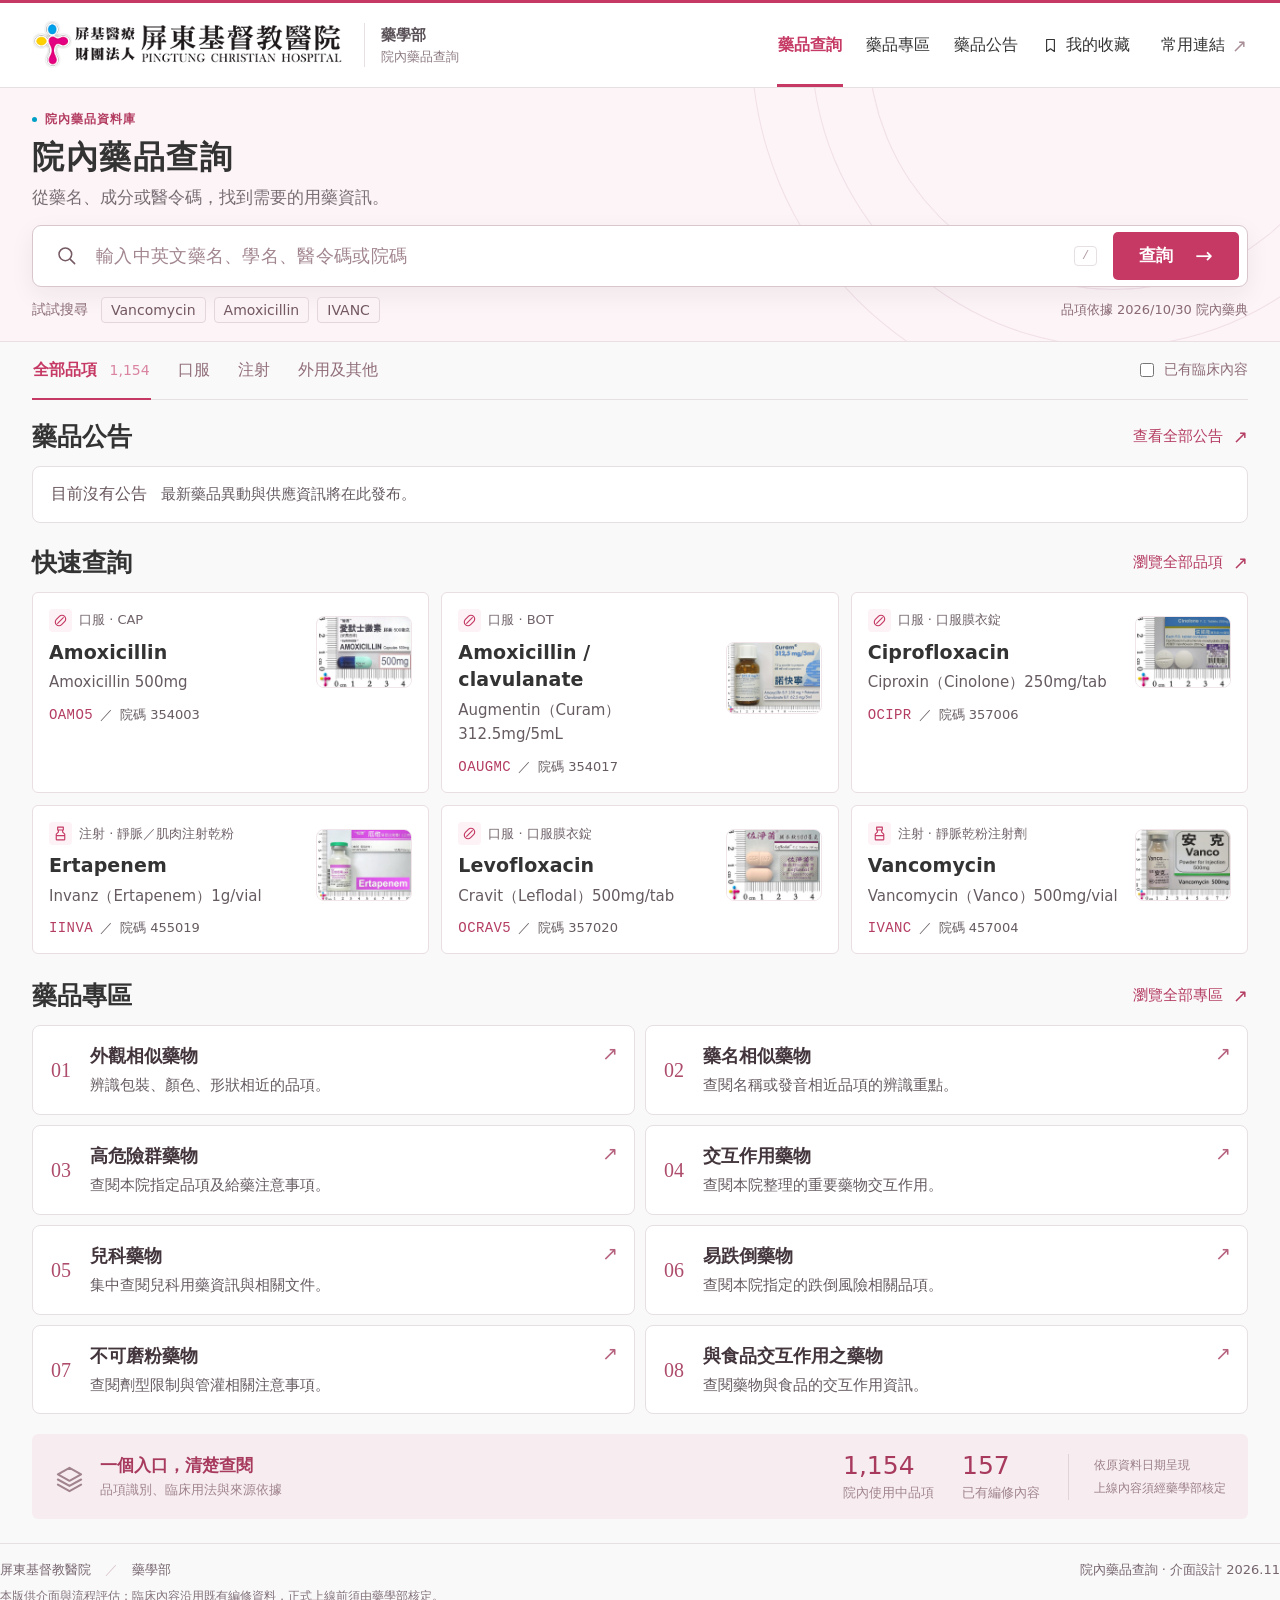
<file: docs/index.html>
<!doctype html>
<html lang="zh-Hant">
<head>
 <meta charset="utf-8"><meta name="viewport" content="width=device-width,initial-scale=1">
 <title>院內藥品查詢｜屏東基督教醫院</title>
 <meta name="description" content="屏東基督教醫院藥品查詢介面設計預覽">
 <meta name="robots" content="noindex,nofollow">
 <meta property="og:type" content="website">
 <meta property="og:title" content="屏基藥品查詢｜介面操作預覽">
 <meta property="og:description" content="預覽藥品查詢、照片、藥品專區與公告介面，供院內討論與回饋。">
 <meta property="og:url" content="https://xanax1106.github.io/Pharmacy/">
 <meta property="og:image" content="https://xanax1106.github.io/Pharmacy/assets/share-preview.png">
 <meta property="og:image:width" content="1200"><meta property="og:image:height" content="630">
 <link rel="stylesheet" href="styles.css"><script defer src="data.js"></script><script defer src="portal-data.js"></script><script defer src="portal.js"></script><script defer src="app.js"></script>
</head>
<body>
 <a class="skip" href="#main">跳至主要內容</a>
 <header class="site-header"><div class="header-inner">
  <a class="brand" href="#" aria-label="回藥品查詢首頁"><img class="hospital-logo" src="assets/ptch-logo.svg" width="395" height="62" alt="屏基醫療財團法人屏東基督教醫院 Pingtung Christian Hospital"></a><div class="service-name"><strong>藥學部</strong><span>院內藥品查詢</span></div>
  <nav aria-label="主要導覽"><a href="#" class="nav-link" id="nav-search">藥品查詢</a><a href="#special" class="nav-link" id="nav-special">藥品專區</a><a href="#announcements" class="nav-link" id="nav-notices">藥品公告</a><a href="#saved" class="nav-link" id="nav-saved"><span class="icon" data-icon="bookmark"></span>我的收藏 <span id="saved-count" class="count"></span></a><button class="nav-link" id="resources-button">常用連結 <span class="tiny-arrow">↗</span></button></nav>
  <span class="preview-label">介面設計預覽</span>
 </div></header>
 <main id="main" tabindex="-1">
  <section id="search-view">
   <div class="search-region"><div class="search-content">
    <div class="eyebrow"><span></span>院內藥品資料庫</div>
    <div class="hero-heading"><h1>院內藥品查詢</h1><p>從藥名、成分或醫令碼，找到需要的用藥資訊。</p></div>
    <form id="search-form" role="search"><div class="search-box"><span class="search-icon icon" data-icon="search"></span><label for="query" class="sr-only">藥名、學名、醫令碼、院碼或健保碼</label><input id="query" type="search" placeholder="輸入中英文藥名、學名、醫令碼或院碼" autocomplete="off" spellcheck="false"><kbd title="鍵盤快捷鍵">/</kbd><button id="search-submit" class="primary" type="submit">查詢 <span aria-hidden="true">→</span></button></div></form>
    <div class="search-below"><div class="examples"><span>試試搜尋</span><button data-search="Vancomycin">Vancomycin</button><button data-search="Amoxicillin">Amoxicillin</button><button data-search="IVANC">IVANC</button></div><p>品項依據 <span id="catalogue-date">2026/10/30</span> 院內藥典</p></div>
   </div></div>
   <div class="workspace">
    <div class="filter-line"><div class="route-tabs" role="group" aria-label="依途徑篩選"><button class="active" data-route="全部">全部品項 <span id="total-count"></span></button><button data-route="口服">口服</button><button data-route="注射">注射</button><button data-route="外用及其他">外用及其他</button></div><label class="check-filter"><input id="clinical-only" type="checkbox">已有臨床內容</label></div>
    <section id="home-content">
     <div class="section-heading"><div><span class="eyebrow subdued">PHARMACY UPDATES</span><h2>藥品公告</h2></div><a class="text-button" href="#announcements">查看全部公告 <span>↗</span></a></div>
     <div id="home-notices" class="home-notices"></div>
     <div class="section-heading"><div><span class="eyebrow subdued">QUICK ACCESS</span><h2>快速查詢</h2></div><button class="text-button" id="browse-all">瀏覽全部品項 <span>↗</span></button></div>
     <div class="quick-grid" id="quick-grid"></div>
     <div class="section-heading special-heading"><div><span class="eyebrow subdued">MEDICATION SAFETY</span><h2>藥品專區</h2></div><a class="text-button" href="#special">瀏覽全部專區 <span>↗</span></a></div>
     <div class="special-grid" id="special-grid"></div>
     <div class="data-band"><div class="data-band-intro"><span class="icon" data-icon="layers"></span><div><strong>一個入口，清楚查閱</strong><span>品項識別、臨床用法與來源依據</span></div></div><div><strong id="inventory-count"></strong><span>院內使用中品項</span></div><div><strong id="clinical-count"></strong><span>已有編修內容</span></div><div class="data-band-note">依原資料日期呈現<br>上線內容須經藥學部核定</div></div>
    </section>
    <section id="results-content" hidden>
     <div class="results-heading"><div><span class="eyebrow subdued" id="results-eyebrow">SEARCH RESULTS</span><h2 id="results-title">查詢結果</h2><p id="results-description" aria-live="polite"></p></div><label class="sort-label">排序 <select id="sort"><option value="match">相關程度</option><option value="name">品名 A–Z</option><option value="code">醫令碼 A–Z</option></select></label></div>
     <div id="active-query"></div>
     <div class="results-table-wrap"><table class="results-table"><thead><tr><th scope="col">藥品名稱／成分</th><th scope="col">規格與途徑</th><th scope="col">醫令碼／院碼</th><th scope="col">內容</th><th scope="col"><span class="sr-only">收藏</span></th></tr></thead><tbody id="results-body"></tbody></table></div>
     <div class="empty-state" id="empty-state" hidden><span class="icon" data-icon="search"></span><h3>沒有找到符合的藥品</h3><p>可縮短關鍵字，或改用學名、醫令碼及院碼搜尋。</p><button class="secondary" id="reset-search">清除搜尋條件</button></div>
     <div class="pagination"><span id="range-label"></span><div><button id="prev-page" class="page-button" aria-label="上一頁">←</button><span id="page-label"></span><button id="next-page" class="page-button" aria-label="下一頁">→</button></div></div>
    </section>
   </div>
  </section>
  <section id="detail-view" hidden></section>
  <section id="directory-view" hidden></section>
 </main>
 <footer><div><span>屏東基督教醫院 <b>／</b> 藥學部</span><span>院內藥品查詢 · 介面設計 2026.11</span></div><p>本版供介面與流程評估；臨床內容沿用既有編修資料，正式上線前須由藥學部核定。</p></footer>
 <dialog id="resources-dialog"><div class="dialog-top"><div><span class="eyebrow subdued">RESOURCES</span><h2>常用查詢連結</h2></div><button class="icon-button" id="close-resources" aria-label="關閉">✕</button></div><p>前往官方網站，查閱仿單與健保給付依據。</p><div class="resource-links"><a href="https://mcp.fda.gov.tw/" target="_blank" rel="noopener noreferrer"><span><strong>TFDA 藥品仿單查詢</strong><small>依藥名、成分及藥證查詢仿單</small></span>↗</a><a href="https://info.nhi.gov.tw/INAE3000" target="_blank" rel="noopener noreferrer"><span><strong>健保用藥品項查詢</strong><small>品項代碼與給付狀態</small></span>↗</a><a href="https://www.nhi.gov.tw/ch/np-2505-1.html" target="_blank" rel="noopener noreferrer"><span><strong>健保藥品給付規定</strong><small>給付條件、公告與修訂</small></span>↗</a></div><small class="external-note">外部網站需可連線網際網路；各品項另保留原始資料來源。</small></dialog>
 <div id="toast" role="status" aria-live="polite"></div>
<dialog id="photo-dialog" aria-labelledby="photo-title" class="photo-dialog"><div class="photo-dialog-heading"><h2 id="photo-title"></h2><button id="close-photo" aria-label="關閉藥品照片">×</button></div><p id="photo-code"></p><img id="photo-full" alt="" width="400" height="300"><p class="photo-caption">本院提供之藥品照片，供外觀辨識；請核對實際包裝與藥袋。</p></dialog>
</body></html>
</file>
<file: docs/styles.css>
:root{--ink:#333333;--dark:#c53964;--accent:#c53964;--muted:#746b70;--line:#e6e0e3;--paper:#fff;--bg:#faf9fa;--pale:#fdf2f6;--soft:#faf2f5;--serif:Georgia,"Times New Roman",serif}*{box-sizing:border-box}html{scroll-behavior:smooth;scroll-padding-top:100px}body{margin:0;background:var(--bg);color:var(--ink);font-family:"Microsoft JhengHei","PingFang TC",system-ui,sans-serif;font-size:15px;-webkit-font-smoothing:antialiased}button,input,select{font:inherit}button,a,input,select{-webkit-tap-highlight-color:transparent}button{cursor:pointer;color:inherit}button:disabled{cursor:default;opacity:.35}a{color:inherit;text-decoration:none}button{border:0;background:none}button:focus-visible,a:focus-visible,select:focus-visible,input:focus-visible{outline:3px solid #af979f;outline-offset:4px}button:hover:not(:disabled),a:hover{color:var(--accent)}[hidden]{display:none!important}.sr-only{position:absolute;left:0;top:0;clip-path:inset(50%);width:1px;height:1px;overflow:hidden;clip:rect(0,0,0,0);white-space:nowrap}.skip{position:fixed;top:-100px;z-index:20;background:var(--dark);color:white;padding:12px}.skip:focus{top:5px}.icon{display:inline-flex;align-items:center;justify-content:center;flex-shrink:0}.icon svg{height:21px;width:21px;stroke:currentColor;stroke-width:1.6;fill:none;stroke-linecap:round;stroke-linejoin:round}.site-header{height:88px;border-bottom:1px solid var(--line);background:rgba(255,255,255,.96);position:sticky;top:0;z-index:10}.header-inner{height:100%;max-width:1400px;padding:0 52px;margin:auto;display:flex;align-items:center;gap:44px}.brand{display:flex;align-items:center;gap:13px;flex-shrink:0}.brand-symbol{height:44px;width:44px;border-radius:13px;background:var(--dark);display:grid;place-items:center}.brand-symbol svg{width:28px;height:28px;fill:none;stroke:#f8eef1;stroke-width:1.5}.brand strong{font-size:18px;font-weight:700;letter-spacing:1.1px;display:block}.brand small{font-size:11px;color:var(--muted);letter-spacing:1.3px;display:block;margin-top:5px}.brand small span{font-size:9px;margin-left:8px;letter-spacing:2px}nav{display:flex;align-items:center;height:100%;gap:30px;margin-left:auto}.nav-link{display:flex;align-items:center;gap:7px;height:100%;font-size:14px;padding:0 1px;position:relative;white-space:nowrap}.nav-link.active{color:var(--accent);font-weight:700}.nav-link.active:after{content:"";position:absolute;height:3px;background:var(--accent);left:0;right:0;bottom:0}.nav-link .icon svg{width:17px}.tiny-arrow{font-size:18px;color:#a88e96}.preview-label{font-size:11px;letter-spacing:1px;color:#896a74;border:1px solid var(--line);border-radius:4px;padding:6px 9px;white-space:nowrap}.count:not(:empty){font-size:10px;min-width:17px;height:17px;display:inline-grid;place-items:center;background:var(--pale);border-radius:50%}.search-region{background:#f7eaee;border-bottom:1px solid #eae0e3;position:relative;overflow:hidden}.search-region:after{content:"";width:490px;height:490px;border:1px solid #e9dee1;border-radius:50%;position:absolute;right:-80px;top:-290px;box-shadow:0 0 0 56px #f7eaee,0 0 0 57px #e9dee1,0 0 0 116px #f7eaee,0 0 0 117px #e9dee1;pointer-events:none}.search-content{max-width:1140px;padding:54px 32px 37px;margin:auto;position:relative;z-index:1}.eyebrow{font-size:10px;font-weight:600;letter-spacing:2px;color:#735861;display:flex;align-items:center;gap:8px}.eyebrow>span{width:5px;height:5px;border-radius:50%;background:#7c6069}.hero-heading h1{font-size:40px;font-weight:600;letter-spacing:1.5px;line-height:1.3;margin:13px 0 11px;color:#352c2f}.hero-heading p{font-size:15px;color:#7b5f68;margin:0 0 28px;letter-spacing:.6px}.search-box{height:70px;border:1px solid #d9c6cc;border-radius:9px;background:white;box-shadow:0 8px 25px #2e262810;display:flex;align-items:center;padding:7px 8px 7px 22px;gap:16px}.search-box:focus-within{border-color:#604f54;box-shadow:0 0 0 3px #9b7d8715}.search-icon{color:#755a63}.search-icon svg{height:23px;width:23px}.search-box input{min-width:0;flex:1;border:0;background:transparent;font-size:16px;outline:none;letter-spacing:.3px;color:var(--ink);height:48px}.search-box input:focus-visible{outline:none}.search-box input::placeholder{color:#a2868f}.search-box kbd{border:1px solid var(--line);border-radius:4px;width:23px;text-align:center;padding:2px;color:#b29ca3;font-size:12px}.primary{display:inline-flex;gap:22px;align-items:center;justify-content:center;background:var(--dark);color:white;border-radius:5px;font-size:15px;padding:16px 23px;min-width:126px;font-weight:600;white-space:nowrap}.primary:hover:not(:disabled){background:#b82d58;color:#fff}.primary span{font-size:21px;font-weight:400}.search-below{display:flex;align-items:center;justify-content:space-between;margin-top:16px;gap:20px;font-size:11px;color:#94747e}.examples{display:flex;align-items:center;gap:8px}.examples>span{font-size:11px;margin-right:5px}.examples button{font-size:11px;color:#735861;border:1px solid #e4d7db;background:#faf2f5;border-radius:4px;padding:5px 9px}.examples button:hover{background:#ede3e6}.search-below p{margin:0;font-size:10px}.workspace{max-width:1270px;padding:0 42px 56px;margin:auto}.filter-line{display:flex;justify-content:space-between;align-items:center;border-bottom:1px solid var(--line);min-height:77px;gap:20px;margin-bottom:32px}.route-tabs{display:flex;align-items:stretch;align-self:stretch;gap:32px}.route-tabs button{font-size:14px;position:relative;padding:0 1px;white-space:nowrap;color:#916f7a}.route-tabs button.active{font-weight:700;color:var(--dark)}.route-tabs button.active:after{height:2px;background:var(--dark);position:absolute;bottom:-1px;left:0;right:0;content:""}.route-tabs button span{font-size:11px;margin-left:7px;opacity:.6;font-weight:500}.check-filter{display:flex;gap:7px;font-size:12px;align-items:center;color:#8d6c77;white-space:nowrap}.check-filter input{accent-color:var(--accent);width:14px;height:14px}.section-heading{display:flex;align-items:center;justify-content:space-between;margin-bottom:20px}.subdued{color:#9f828b;font-size:9px;letter-spacing:2.5px}.section-heading h2,.results-heading h2{font-size:23px;font-weight:600;margin:7px 0 0;letter-spacing:1px}.text-button{font-size:12px;color:#6a565c;display:flex;align-items:center;gap:18px;padding:10px 0}.text-button span{font-size:18px}.quick-grid{display:grid;grid-template-columns:repeat(3,minmax(0,1fr));gap:15px}.quick-card{background:#fff;border:1px solid #e9dee1;border-radius:6px;padding:23px 22px 19px;position:relative;transition:border-color .15s,transform .15s,box-shadow .15s;display:block;min-height:170px}.quick-card:hover{border-color:#b8a3aa;transform:translateY(-2px);box-shadow:0 5px 15px #3e323610}.card-top{display:flex;align-items:center;gap:9px;color:#82646e;margin-bottom:15px}.card-top .icon{background:#f7eaee;border-radius:4px;padding:5px}.card-top .icon svg{height:17px;width:17px}.card-top>span:last-child{font-size:10px;color:#a1858e;letter-spacing:.6px}.quick-card h3{font-size:17px;font-weight:600;line-height:1.45;margin:0 35px 5px 0;color:#392e32;letter-spacing:.1px}.quick-card p{font-size:12px;color:#987983;margin:0;line-height:1.6}.card-bottom{display:flex;align-items:center;gap:7px;font-size:10px;color:#94737e;margin-top:18px}.card-bottom code{font-size:10px;letter-spacing:.4px;font-family:Consolas,monospace;color:#68555b}.card-arrow{position:absolute;right:23px;top:82px;font-size:19px;color:#ac949b}.data-band{display:flex;align-items:center;gap:40px;margin-top:28px;background:#f5e6eb;border-radius:6px;padding:26px 30px}.data-band-intro{display:flex;gap:15px;align-items:center;flex:1}.data-band-intro>.icon{color:#8f6e78}.data-band-intro>.icon svg{height:31px;width:31px}.data-band strong{display:block;font-size:23px;color:#544449;font-weight:500;font-variant-numeric:tabular-nums}.data-band span{display:block;font-size:10px;color:#a1848d;margin-top:4px}.data-band-intro strong{font-size:14px;font-weight:600}.data-band-intro span{font-size:11px}.data-band-note{font-size:10px;line-height:1.9;color:#9b7e87;border-left:1px solid #e2d3d8;padding-left:25px}.results-mode .search-content{padding-top:28px;padding-bottom:24px}.results-mode .hero-heading h1{font-size:28px;margin:10px 0 17px}.results-mode .hero-heading p,.results-mode .search-content>.eyebrow{display:none}.results-mode .search-box{height:60px}.results-mode .primary{padding-top:10px;padding-bottom:10px}.results-mode .search-below{margin-top:11px}.results-heading{display:flex;justify-content:space-between;align-items:center;margin-bottom:23px}.results-heading p{color:#997a84;font-size:12px;margin:9px 0 0}.results-heading h2{font-size:25px}.sort-label{font-size:11px;color:#9e808a;display:flex;align-items:center;gap:10px}.sort-label select{border:1px solid var(--line);border-radius:4px;padding:8px 25px 8px 10px;color:#625056;background:white;font-size:12px}.results-table-wrap{border:1px solid var(--line);background:white;border-radius:6px;overflow:auto}.results-table{width:100%;border-collapse:collapse;text-align:left}.results-table th{font-size:11px;letter-spacing:.7px;font-weight:500;color:#94737e;background:#f7ecef;padding:14px 20px;white-space:nowrap}.results-table td{padding:19px 20px;border-top:1px solid #f5e6eb;vertical-align:middle;font-size:12px;color:#83646e}.results-table td:first-child{width:44%}.results-table td:nth-child(2){width:25%}.results-table td:nth-child(3){width:15%}.results-table th:last-child{width:52px}.results-table tbody tr:hover{background:#fcf6f8}.product-name{font-size:15px;color:#413539;font-weight:600;line-height:1.6;display:block;overflow-wrap:anywhere}.generic-line{display:block;font-size:11px;color:#9f828b;margin-top:3px;line-height:1.5}.cell-code{display:block;color:#5a494f;font:12px Consolas,monospace;letter-spacing:.4px}.cell-sub{font-size:10px;color:#a2868f;display:block;margin-top:5px;line-height:1.6}.content-tag{display:inline-flex;align-items:center;gap:5px;font-size:10px;white-space:nowrap;color:#7a5e67;background:#f6eaee;border-radius:3px;padding:4px 7px}.content-tag.basic{color:#9e808a;background:#f7ecef}.save-button{border:1px solid transparent;padding:7px;color:#b199a1;border-radius:4px;display:inline-flex}.save-button .icon svg{height:18px;width:18px}.save-button:hover{border-color:var(--line);background:var(--soft)}.save-button.saved{color:var(--accent)}.save-button.saved svg{fill:#ebe1e4}.pagination{display:flex;align-items:center;justify-content:space-between;margin-top:20px;color:#9f828b;font-size:11px}.pagination>div{display:flex;align-items:center;gap:15px}.page-button{border:1px solid var(--line);background:#fff;width:32px;height:32px;border-radius:4px;color:#6a565c}.query-chip{display:inline-flex;align-items:center;gap:13px;background:#f6e8ed;border:1px solid #e5d9dd;color:#6e555d;border-radius:4px;padding:6px 10px;font-size:11px;margin-bottom:16px}.query-chip button{padding:0;font-size:13px}.empty-state{text-align:center;background:#fff;border:1px solid var(--line);padding:60px 20px;border-radius:6px}.empty-state>.icon{background:var(--pale);padding:14px;border-radius:50%;color:#8e6e78}.empty-state h3{font-size:18px;font-weight:500;margin:18px 0 10px}.empty-state p{font-size:13px;color:var(--muted)}.secondary{border:1px solid #d7c2c9;border-radius:4px;background:#fff;padding:10px 17px;font-size:12px;color:#5f4e53;display:inline-flex;gap:8px;align-items:center}.secondary .icon svg{width:15px;height:15px}.empty-state .secondary{margin-top:15px}footer{border-top:1px solid var(--line);max-width:1186px;margin:auto;padding:24px 0 28px;color:#a0838c;font-size:10px}footer>div{display:flex;justify-content:space-between;align-items:center}footer b{font-weight:400;margin:0 10px;color:#d7c3c9}footer p{font-size:10px;color:#b19aa1;line-height:1.6;margin:12px 0 0}.detail-wrap{max-width:1270px;margin:auto;padding:29px 42px 65px}.breadcrumb{display:flex;gap:13px;align-items:center;font-size:11px;color:#a88d96}.breadcrumb button{padding:0;color:#7d616a;font-size:11px}.detail-heading{display:flex;justify-content:space-between;gap:25px;align-items:flex-start;padding:27px 0 26px;border-bottom:1px solid var(--line)}.detail-tags{display:flex;gap:9px;align-items:center;font-size:10px;color:#9a7b85;margin-bottom:12px}.active-dot{display:inline-flex;gap:5px;align-items:center;background:#efe8ea;color:#7c6069;border-radius:4px;padding:5px 8px}.active-dot:before{content:"";width:4px;height:4px;background:#967781;border-radius:50%}.detail-heading h1{font-size:31px;line-height:1.5;letter-spacing:.3px;font-weight:600;color:#3b3134;margin:0 0 8px;overflow-wrap:anywhere}.detail-heading p{font-size:14px;color:#967781;margin:0}.detail-tools{display:flex;align-items:center;gap:9px;flex-shrink:0;margin-top:38px}.detail-tools .save-button{border:1px solid var(--line);font-size:12px;padding:10px 13px;gap:6px;background:#fff}.detail-layout{display:grid;grid-template-columns:155px minmax(0,1fr) 253px;gap:28px;margin-top:30px;align-items:start}.contents-nav{position:sticky;top:116px}.contents-nav p{font-size:10px;color:#ab929a;letter-spacing:1.6px;margin:4px 0 19px}.contents-nav a{display:block;font-size:12px;padding:9px 12px;border-left:1px solid #e5d7dc;color:#987983;line-height:1.5}.contents-nav a:hover{background:#f1e9ec;border-color:#91707a;color:#514347}.contents-nav a:first-of-type{color:#59484e;border-left:2px solid #84656f;font-weight:600}.same-generic{margin-top:28px;padding-top:18px;border-top:1px solid var(--line)}.same-generic span{display:block;color:#9e808a;font-size:10px;margin-bottom:8px}.same-generic a{border:0;font-size:10px;padding:8px 0;color:#785d65}.detail-main{min-width:0}.clinical-section{background:white;border:1px solid var(--line);border-radius:5px;margin-bottom:18px;overflow:hidden;scroll-margin-top:110px}.clinical-section h2{font-size:16px;font-weight:600;margin:0;padding:19px 22px 16px;color:#493b40;border-bottom:1px solid #f0e9eb;display:flex;align-items:center;gap:10px}.clinical-section h2 .icon{color:#a0838c}.clinical-section h2 svg{height:18px;width:18px}.clinical-row{padding:18px 22px;border-bottom:1px solid #f5e7eb}.clinical-row:last-child{border-bottom:0}.clinical-row h3{font-size:11px;font-weight:600;color:#886872;margin:0 0 8px;letter-spacing:.5px}.clinical-row p{font-size:13px;line-height:1.95;color:#70565e;margin:0;white-space:pre-line;overflow-wrap:anywhere}.identity-panel{position:sticky;top:115px}.identity-box{border:1px solid var(--line);background:#fff;border-radius:5px;overflow:hidden}.identity-box h2{padding:18px 19px;margin:0;font-size:12px;letter-spacing:1px;border-bottom:1px solid var(--line);font-weight:600}.identity-list{margin:0;padding:2px 19px}.identity-list>div{padding:13px 0;border-bottom:1px solid #f0e8eb}.identity-list>div:last-child{border-bottom:0}.identity-list dt{color:#a68b94;font-size:10px;margin-bottom:6px}.identity-list dd{margin:0;font-size:12px;color:#5c4b50;display:flex;align-items:center;justify-content:space-between;overflow-wrap:anywhere;gap:6px}.identity-list dd code{font:12px Consolas,monospace}.copy-button{color:#ab9199;display:inline-flex;padding:3px}.copy-button .icon svg{width:14px;height:14px}.detail-date{font-size:10px;line-height:1.9;color:#a2868f;margin:14px 2px}.detail-date strong{font-weight:500;color:#7d616a}.basic-message{padding:30px;color:#967781;font-size:13px;line-height:1.9}.basic-message h3{font-size:17px;color:#635157;font-weight:500;margin:0 0 12px}.source-list{list-style:none;margin:0;padding:4px 22px 17px}.source-list li{border-bottom:1px solid #f1e9ec;padding:14px 0}.source-list li:last-child{border:0}.source-list a{display:flex;gap:18px;align-items:start;justify-content:space-between;font-size:12px;line-height:1.8;color:#7c5f68;overflow-wrap:anywhere}.source-list a>span:last-child{color:#ac939b}.sources-note{padding:0 22px 19px;margin:0;font-size:10px;color:#a68b94;line-height:1.8}.detail-disclosure{font-size:10px;color:#a88e96;margin:20px 0;line-height:1.9}.detail-not-found{padding:100px 0;text-align:center}.icon-button{padding:6px;font-size:18px;color:#967680}dialog{border:1px solid var(--line);border-radius:9px;padding:30px 33px;width:520px;color:var(--ink);box-shadow:0 25px 90px #2f262930}dialog::backdrop{background:#2d252750;backdrop-filter:blur(3px)}.dialog-top{display:flex;justify-content:space-between;align-items:center}.dialog-top h2{font-size:22px;font-weight:600;margin:9px 0}.dialog-top+p{font-size:12px;color:#987983;line-height:1.8}.resource-links{margin:25px 0}.resource-links a{display:flex;align-items:center;justify-content:space-between;border-top:1px solid var(--line);padding:18px 0;color:#82646e}.resource-links strong{display:block;font-size:14px;font-weight:500}.resource-links small{display:block;color:#a58b93;font-size:11px;margin-top:6px}.external-note{color:#ad959d;font-size:10px;line-height:1.8}#toast{position:fixed;bottom:30px;left:50%;transform:translate(-50%,14px);background:#3d3235;color:#fff;padding:12px 23px;border-radius:5px;font-size:12px;opacity:0;transition:.2s;pointer-events:none;z-index:30}#toast.visible{opacity:1;transform:translate(-50%,0)}
.clinical-row p{font-size:15px;line-height:1.95;color:#5b4b50}.clinical-row h3{font-size:12px;color:#6e545c}.identity-list dd,.identity-list dd code{font-size:13px}.identity-list dt{font-size:11px;color:#886973}.contents-nav a{font-size:13px;color:#7f626b}.contents-nav .same-generic a{font-size:11px;border-left:0}.results-table td{font-size:13px}.product-name{font-size:16px}.generic-line{font-size:12px;color:#896a74}.card-top>span:last-child,.card-bottom,.quick-card p{color:#84666f}.cell-sub{color:#8d6c77}.content-tag.basic{color:#84656f}.search-below,.search-below p{color:#896973}.results-heading>div{min-width:0;overflow-wrap:anywhere}.sort-label{flex-shrink:0}
@media(min-width:1600px){.search-content{padding-top:65px;padding-bottom:44px}.hero-heading h1{font-size:45px}.workspace{padding-top:5px}.quick-card{min-height:184px}}
@media(max-width:1100px){.header-inner{padding:0 25px;gap:22px}nav{gap:20px}.preview-label{display:none}.workspace,.detail-wrap{padding-left:26px;padding-right:26px}.detail-layout{grid-template-columns:130px minmax(0,1fr) 220px;gap:18px}.detail-heading h1{font-size:27px}.data-band{gap:23px;padding:23px}.data-band-note{display:none}footer{margin:0 26px}.results-table td{padding:15px}.quick-card{padding:19px}}
@media(max-width:800px){.site-header{height:73px}.header-inner{gap:15px;padding:0 18px}.brand strong{font-size:15px}.brand small span{display:none}.brand-symbol{width:35px;height:35px;border-radius:9px}.brand-symbol svg{width:24px}.brand small{font-size:9px}nav{gap:17px}.nav-link{font-size:12px}.nav-link .icon{display:none}#resources-button{display:none}.search-content{padding:35px 22px 25px}.hero-heading h1{font-size:31px}.hero-heading p{font-size:12px}.search-box{gap:10px;padding-left:14px;height:61px}.search-box input{font-size:14px}.search-box kbd{display:none}.primary{min-width:85px;padding:12px 14px;gap:10px}.search-below{align-items:start;gap:15px}.search-below p{max-width:110px;line-height:1.7;text-align:right}.workspace,.detail-wrap{padding-left:20px;padding-right:20px}.filter-line{gap:12px;overflow:auto;min-height:65px}.route-tabs{gap:22px}.route-tabs button{font-size:12px}.check-filter{font-size:10px}.quick-grid{grid-template-columns:repeat(2,minmax(0,1fr))}.quick-card h3{font-size:15px}.quick-card{min-height:171px}.data-band{gap:24px;flex-wrap:wrap}.data-band-intro{flex-basis:100%}.data-band strong{font-size:22px}.data-band-intro strong{font-size:14px}.results-table{min-width:700px}.detail-layout{grid-template-columns:minmax(0,1fr) 220px}.contents-nav{display:none}.detail-heading{flex-direction:column;gap:15px}.detail-tools{margin:0}.detail-heading h1{font-size:26px}.clinical-row{padding:16px 18px}.clinical-section h2{padding:17px 18px}footer>div{align-items:start;gap:20px}footer{margin:0 20px}.section-heading h2{font-size:21px}}
@media(max-width:540px){.quick-grid{grid-template-columns:1fr}.quick-card{min-height:145px}.card-top{margin-bottom:10px}.card-bottom{margin-top:10px}.card-arrow{top:65px}.route-tabs{gap:18px}.route-tabs button span{display:none}.check-filter{display:none}.search-below{flex-direction:column;gap:10px}.search-below p{max-width:none}.examples{gap:5px}.examples button{padding:4px 6px;font-size:10px}.detail-layout{display:flex;flex-direction:column;gap:20px}.detail-main{width:100%}.identity-panel{position:static;width:100%;order:-1}.identity-list{display:grid;grid-template-columns:1fr 1fr;gap:0 15px}.identity-box h2{padding:13px 19px}.detail-date{margin:10px 0}.detail-heading h1{font-size:24px}.hero-heading h1{font-size:28px}.hero-heading p{font-size:11px}.search-box input{font-size:12px}.search-icon svg{width:18px}.results-heading{align-items:start;gap:10px}.sort-label{flex-direction:column;align-items:start;gap:5px}.results-heading h2{font-size:22px}footer>div{flex-direction:column;gap:10px}}
@media print{.site-header,.search-region,.contents-nav,.detail-tools,.breadcrumb,footer,#toast,.same-generic{display:none}.detail-layout{display:block}.identity-panel{position:static;margin-bottom:20px}.detail-wrap{padding:0}.clinical-section{break-inside:avoid}.identity-list{display:grid;grid-template-columns:repeat(3,1fr);gap:0 15px}body{background:white}.detail-heading{padding-top:0}.identity-panel{break-inside:avoid}a{color:black!important}.clinical-row p{font-size:11pt}.clinical-section h2{font-size:13pt}}

/* Official PTCH identity: source logo preserved at 395:62 ratio. */
.site-header{height:104px;border-top:3px solid #c53964;border-bottom-color:#e6e0e3}.header-inner{gap:24px}.brand{gap:0}.hospital-logo{display:block;width:340px;height:auto;max-width:100%;object-fit:contain}.service-name{border-left:1px solid #e6e0e3;padding-left:21px;line-height:1.6;flex-shrink:0}.service-name strong{display:block;font-size:13px;font-weight:600;color:#585056}.service-name span{display:block;font-size:11px;color:#8d7b83;letter-spacing:1px}.nav-link.active{color:#c53964}.nav-link.active:after{background:#c53964}.primary{background:#c53964;color:#fff}.primary:hover:not(:disabled){background:#b82d58}.hero-heading h1{color:#333333}.hero-heading p{color:#786d73}.search-region{background:#fcf4f7}.search-region:after{border-color:#f1dfe7;box-shadow:0 0 0 56px #fcf4f7,0 0 0 57px #f1dfe7,0 0 0 116px #fcf4f7,0 0 0 117px #f1dfe7}.search-box:focus-within{border-color:#c53964;box-shadow:0 0 0 3px #c5396412}.eyebrow,.text-button,.card-bottom code{color:#b43d62}.eyebrow>span{background:#00a0c6}.card-top .icon{color:#c53964;background:#fdf2f6}.quick-card h3,.detail-heading h1{color:#333333}.quick-card:hover{border-color:#d7a4b5}.route-tabs button.active{color:#c53964}.route-tabs button.active:after{background:#c53964}.check-filter input{accent-color:#c53964}.active-dot{color:#007c99;background:#edf8fb}.active-dot:before{background:#00a0c6}.clinical-section h2{color:#5b424c}.clinical-section h2 .icon{color:#c53964}.clinical-row p{color:#514b4e}.clinical-row h3{color:#9f3b5a}.contents-nav a:first-of-type{color:#b3335c;border-left-color:#c53964}.contents-nav .same-generic a{border-left:0}.identity-list dd{color:#584b51}.cell-code{color:#9e3656}.data-band{background:#f7edf1}.data-band strong{color:#a73a5d}.data-band-intro>.icon{color:#c53964}.source-list a{color:#a43d5d}.resource-links a{color:#b13c61}.resource-links small{color:#82737b}.content-tag{background:#fceef3;color:#a9395d}.content-tag.basic{background:#f1f1f1;color:#777}.preview-label{color:#8a7a82}.clinical-row p a{color:#007e9b}
@media(max-width:1200px){.hospital-logo{width:300px}.service-name{display:none}.header-inner{gap:22px}}
@media(max-width:800px){.site-header{height:91px}.hospital-logo{width:270px}.header-inner{gap:20px}.brand{flex-shrink:1;min-width:0}.nav-link{font-size:12px}nav{gap:16px;flex-shrink:0}}
@media(max-width:540px){.site-header{height:124px}.header-inner{flex-wrap:wrap;align-content:center;gap:0;padding:9px 20px 0}.brand{width:100%;height:53px}.hospital-logo{width:285px;max-height:48px}nav{height:44px;width:100%;margin-left:0;gap:28px}.nav-link{font-size:13px}.nav-link.active:after{height:2px}.detail-layout .identity-panel{top:143px}}
@media print{.site-header{display:none}}

/* Hospital photographs retain the complete original package and ruler. */
.header-inner nav{gap:21px}.preview-label{display:none}.portal-wrap{max-width:1270px;margin:auto;padding:30px 42px 70px;min-height:65vh}.portal-heading{padding:20px 0 28px;border-bottom:1px solid var(--line);margin-bottom:28px}.portal-heading h1{font-size:30px;font-weight:600;margin:13px 0;line-height:1.5}.portal-heading>p{color:var(--muted);line-height:1.8;margin:0}.special-heading{margin-top:38px}.special-grid{display:grid;grid-template-columns:repeat(4,minmax(0,1fr));gap:12px}.special-card{display:flex;gap:12px;position:relative;align-items:flex-start;padding:23px 18px;border:1px solid var(--line);border-radius:8px;background:#fff;transition:border-color .15s}.special-card:hover{border-color:#cd819b}.special-number{font-family:Georgia,serif;font-size:18px;color:#cf8aa1;padding-top:1px}.special-card h3{font-size:15px;line-height:1.6;font-weight:600;margin:0 14px 7px 0;color:#43353c}.special-card p{font-size:12px;color:var(--muted);line-height:1.7;margin:0}.special-arrow{font-size:14px;position:absolute;right:12px;top:17px;color:#b6617d}.portal-empty{background:#fff;border:1px solid var(--line);border-radius:8px;padding:35px 24px;text-align:center}.portal-empty>span{color:#c98a9f;font-size:26px;display:block}.portal-empty h3{font-size:16px;font-weight:500;margin:10px 0;color:#66545b}.portal-empty p{font-size:13px;color:var(--muted);line-height:1.8;margin:0}.home-notices{margin-bottom:36px}.home-notices .portal-empty{text-align:left;padding:19px 23px;display:flex;gap:18px;align-items:center;flex-wrap:wrap}.home-notices .portal-empty>span{display:none}.home-notices .portal-empty h3{margin:0;font-size:14px}.home-notices .portal-empty p{font-size:12px}.notice-list{border:1px solid var(--line);border-radius:8px;background:#fff;overflow:hidden}.notice-row{display:grid;grid-template-columns:95px 85px 1fr 16px;gap:14px;align-items:center;padding:20px 23px;border-bottom:1px solid var(--line)}.notice-row:last-child{border-bottom:0}.notice-row:hover{background:#fdf8fa}.notice-row time{font-size:12px;color:var(--muted)}.notice-type{font-size:12px;color:#a03457;background:#fceef3;border-radius:4px;padding:5px 9px;justify-self:start}.notice-row strong{font-size:14px;line-height:1.7;font-weight:500;overflow-wrap:anywhere}.notice-row>span:last-child{color:#ae4769}.pin-label{font-size:11px;color:#007b97;margin-right:10px}.notice-filters{display:flex;gap:8px;flex-wrap:wrap;margin-bottom:25px}.notice-filters a{font-size:13px;padding:9px 16px;border:1px solid var(--line);background:#fff;border-radius:5px}.notice-filters .selected{border-color:#c53964;background:#c53964;color:#fff}.announcement-content{padding:30px;background:#fff;border:1px solid var(--line);border-radius:9px}.portal-text{white-space:pre-wrap;overflow-wrap:anywhere;line-height:1.9;font-size:15px;color:#514b4e;margin:0 0 18px}.announcement-drugs{border-top:1px solid var(--line);padding-top:18px;margin-top:25px}.announcement-drugs h2{font-size:15px;font-weight:600;margin:0 0 12px}.linked-drug{display:block;border:1px solid #e9dce1;border-radius:5px;background:#fff9fb;padding:12px 15px;margin:8px 0;font-size:13px;color:#a23959}.linked-drug code{font-size:11px;margin-left:10px}.portal-source{font-size:13px;color:#007d99;display:inline-block;margin-top:12px}.portal-code{font-size:12px;color:var(--muted);line-height:1.7}.special-item{background:#fff;border:1px solid var(--line);padding:24px;border-radius:8px;display:flex;gap:23px;margin-bottom:15px}.special-item>img{object-fit:contain;flex:0 0 100px;height:75px}.special-item>div{min-width:0;flex:1}.special-item h2{font-size:17px;font-weight:600;line-height:1.6;margin:0;color:#a23959}.special-item .portal-text{font-size:14px;margin-top:15px}
.related-portal{margin-bottom:20px}.related-portal>a{display:block;font-size:13px;line-height:1.8;padding:12px 18px;color:#a23959;border-top:1px solid var(--line);overflow-wrap:anywhere}.related-portal .notice-type{display:inline-block;margin-bottom:4px}
@media(max-width:1100px){.special-grid{grid-template-columns:repeat(2,minmax(0,1fr))}.header-inner nav{gap:18px}.header-inner{padding-left:30px;padding-right:30px}.hospital-logo{width:280px}}
@media(max-width:800px){.header-inner nav{gap:15px}.hospital-logo{width:240px}.header-inner{padding-left:20px;padding-right:20px;gap:15px}.portal-wrap{padding:25px 24px 50px}}
@media(max-width:700px){.site-header{height:124px}.header-inner{flex-wrap:wrap;align-content:center;gap:0}.brand{width:100%;height:53px}.hospital-logo{width:285px;max-height:48px}.header-inner nav{height:44px;width:100%;margin-left:0;gap:21px;overflow-x:auto}.nav-link{font-size:12px;flex-shrink:0}.portal-heading h1{font-size:25px}.notice-row{grid-template-columns:80px 1fr 16px;gap:10px;padding:17px}.notice-row strong{grid-column:1/3;grid-row:2}.notice-row>span:last-child{grid-column:3;grid-row:1/3}.notice-type{font-size:11px}.special-grid{gap:10px}.special-card{padding:18px 13px;gap:8px}.special-card h3{font-size:14px}.special-number{font-size:15px}.special-card p{font-size:11px}.home-notices .portal-empty{gap:7px}.portal-wrap{padding:20px}.announcement-content{padding:22px}.special-item{padding:18px;gap:13px}.special-item>img{flex-basis:75px;width:75px;height:57px}}
.product-cell{display:flex;align-items:center;gap:15px}.product-cell>div{min-width:0}.photo-thumb{flex:0 0 80px;display:block;border:1px solid #eee5e8;border-radius:8px;overflow:hidden;background:#fff}.photo-thumb img{display:block;object-fit:contain;width:80px;height:60px}.quick-photo{float:right;width:100px;height:75px;object-fit:contain;margin:4px 0 8px 10px;border:1px solid #f0e5e9;border-radius:8px;background:#fff}.quick-card h3{position:relative}.drug-photo-panel{border:1px solid var(--line,#e6e7eb);border-radius:12px;background:#fff;overflow:hidden;margin-bottom:20px}.drug-photo-panel button{display:block;padding:0;border:0;background:white;width:100%;cursor:zoom-in;text-align:left;color:#c53964}.drug-photo-panel img{display:block;width:100%;height:auto;aspect-ratio:4/3;object-fit:contain}.drug-photo-panel button>span{display:flex;justify-content:space-between;padding:10px 15px;font-size:13px;font-weight:600;border-top:1px solid #f3e9ec}.drug-photo-panel p{font-size:12px;color:#72747b;margin:0;padding:0 15px 13px;line-height:1.6}.photo-dialog{width:min(600px,92vw);max-height:90vh;border:0;border-radius:16px;padding:24px;color:#29343d;box-shadow:0 20px 100px #0004}.photo-dialog::backdrop{background:#1d152c88}.photo-dialog-heading{display:flex;gap:15px;justify-content:space-between;align-items:flex-start}.photo-dialog h2{font-size:19px;margin:0;line-height:1.5}.photo-dialog-heading button{border:0;background:#fdf2f6;color:#a82f54;border-radius:50%;font-size:26px;width:34px;height:34px;flex-shrink:0;cursor:pointer}.photo-dialog>img{display:block;width:400px;max-width:100%;height:auto;margin:20px auto;object-fit:contain}.photo-dialog #photo-code{font-size:13px;color:#777}.photo-caption{font-size:13px;line-height:1.7;color:#73747b;border-top:1px solid #eee;padding-top:14px;margin-bottom:0}
@media(max-width:600px){.photo-thumb{flex-basis:60px}.photo-thumb img{width:60px;height:45px}.product-cell{gap:9px}.quick-photo{width:85px;height:64px}}
@media print{.drug-photo-panel button>span,.drug-photo-panel p{display:none}.photo-dialog{display:none}}

/* Readability and compact desktop layout, requested 2026/11/16. */
@media screen{
body{font-size:17px;color:#333;--muted:#655b61}
.site-header{height:88px}.header-inner{max-width:1480px;padding:0 32px;gap:22px}.hospital-logo{width:310px}.header-inner nav{gap:22px}.nav-link{font-size:16px}.service-name{padding-left:16px}.service-name strong{font-size:15px}.service-name span{font-size:13px;letter-spacing:0}
.search-content{max-width:1440px;padding:23px 32px 18px}.search-content>.eyebrow{font-size:12px;letter-spacing:1px}.hero-heading h1{font-size:32px;margin:9px 0 7px}.hero-heading p{font-size:17px;margin:0 0 16px;letter-spacing:0}.search-box{height:62px}.search-box input{font-size:18px}.primary{font-size:17px;padding:12px 22px}.search-below{margin-top:10px;gap:15px}.examples>span,.examples button{font-size:14px}.search-below p{font-size:13px}.examples button{padding:4px 9px}
.workspace{max-width:1440px;padding:0 32px 24px}.filter-line{min-height:58px;margin-bottom:20px}.route-tabs{gap:26px}.route-tabs button{font-size:16px}.route-tabs button span{font-size:14px}.check-filter{font-size:14px}.section-heading{margin-bottom:13px}.section-heading .eyebrow,.portal-heading .eyebrow,.results-heading .eyebrow{display:none}.section-heading h2,.results-heading h2{font-size:25px;letter-spacing:0;margin:0}.text-button{font-size:15px;padding:5px 0;gap:10px}.home-notices{margin-bottom:23px}
.quick-grid{gap:12px}.quick-card{display:grid;grid-template-columns:minmax(0,1fr) 96px;grid-template-areas:"top photo" "name photo" "desc photo" "code code";column-gap:12px;row-gap:4px;align-content:start;min-height:0;padding:16px}.card-top{grid-area:top;gap:7px;margin:0 0 3px}.card-top .icon{padding:3px}.card-top>span:last-child{font-size:13px;letter-spacing:0;color:#70636a}.quick-photo{grid-area:photo;float:none;width:96px;height:72px;margin:0;align-self:center}.quick-card h3{grid-area:name;font-size:19px;line-height:1.45;margin:0;overflow-wrap:anywhere}.quick-card p{grid-area:desc;font-size:15px;line-height:1.65;color:#655b61}.card-bottom{grid-area:code;font-size:13px;flex-wrap:wrap;margin-top:7px;color:#655b61}.card-bottom code{font-size:14px}.card-arrow{display:none}
.special-heading{margin-top:25px}.special-grid{grid-template-columns:repeat(2,minmax(0,1fr));gap:10px}.special-card{padding:16px 18px;gap:14px;align-items:center}.special-number{font-size:20px;min-width:25px;color:#ad4c6b}.special-card h3{font-size:18px;margin:0 15px 4px 0;line-height:1.5}.special-card p{font-size:15px;line-height:1.65;color:#655b61}.special-arrow{font-size:19px;right:16px;top:16px}
.portal-wrap{max-width:1440px;padding:18px 32px 28px;min-height:0}.portal-heading{padding:13px 0 17px;margin-bottom:19px}.portal-heading h1{font-size:30px;margin:0 0 8px}.portal-heading>p{font-size:17px;line-height:1.7}.breadcrumb,.breadcrumb button{font-size:14px;color:#70636a}.portal-empty{padding:23px}.portal-empty h3{font-size:18px;margin:5px 0 7px}.portal-empty p{font-size:16px}.home-notices .portal-empty{padding:14px 18px;gap:14px}.home-notices .portal-empty h3{font-size:16px}.home-notices .portal-empty p{font-size:15px}.portal-empty>span{font-size:20px;line-height:1.3}.notice-filters{margin-bottom:17px}.notice-filters a{font-size:16px;padding:8px 16px}.notice-row{padding:15px 20px;grid-template-columns:110px 100px 1fr 20px}.notice-row time,.notice-type{font-size:14px}.notice-row strong{font-size:17px}.pin-label{font-size:13px}.announcement-content{padding:22px}.portal-text{font-size:17px;line-height:1.8}.portal-code{font-size:14px}.portal-source,.linked-drug{font-size:16px}.linked-drug code{font-size:14px}.special-item{padding:18px;margin-bottom:12px}.special-item h2{font-size:19px}.special-item .portal-text{font-size:17px}.announcement-drugs h2{font-size:18px}
.data-band{padding:17px 22px;gap:28px;margin-top:20px}.data-band span,.data-band-intro span{font-size:13px}.data-band-intro strong{font-size:16px}.data-band-note{font-size:12px}.data-band strong{font-size:25px}.data-band-intro strong{font-size:17px}
.results-mode .search-content{padding-top:17px;padding-bottom:15px}.results-mode .hero-heading h1{font-size:27px;margin:0 0 12px}.results-heading{margin-bottom:16px}.results-heading p{font-size:15px;margin-top:7px}.sort-label,.sort-label select{font-size:14px}.results-table th{font-size:14px;padding:12px 16px;letter-spacing:0}.results-table td{font-size:15px;padding:13px 16px;color:#62565c}.product-name{font-size:18px}.generic-line{font-size:15px;color:#70636a}.cell-code{font-size:15px}.cell-sub{font-size:13px;color:#70636a}.content-tag{font-size:13px}.pagination{font-size:14px;margin-top:15px}.query-chip{font-size:14px;margin-bottom:12px}
.detail-wrap{max-width:1440px;padding:18px 32px 28px}.detail-heading{padding:18px 0;gap:20px}.detail-heading h1{font-size:32px;line-height:1.4;margin-bottom:6px}.detail-heading p{font-size:17px}.detail-tags{font-size:14px;margin-bottom:9px}.detail-tools{margin-top:26px}.secondary{font-size:15px}.detail-layout{grid-template-columns:160px minmax(0,1fr) 280px;gap:22px;margin-top:20px}.contents-nav,.identity-panel{top:105px}.contents-nav p{font-size:13px;margin-bottom:12px}.contents-nav a{font-size:16px;padding:8px 10px}.same-generic{margin-top:18px;padding-top:13px}.same-generic span{font-size:13px}.contents-nav .same-generic a{font-size:14px}.clinical-section{margin-bottom:13px;scroll-margin-top:103px}.clinical-section h2{font-size:20px;padding:13px 20px}.clinical-row{padding:13px 20px}.clinical-row h3{font-size:15px;margin-bottom:6px;letter-spacing:0}.clinical-row p{font-size:17px;line-height:1.8}.identity-box h2{font-size:16px;padding:13px 17px}.identity-list{padding:0 17px}.identity-list>div{padding:10px 0}.identity-list dt{font-size:14px;margin-bottom:5px}.identity-list dd,.identity-list dd code{font-size:15px;line-height:1.65}.detail-date{font-size:13px;line-height:1.8;margin:11px 2px}.source-list a{font-size:16px}.source-list li{padding:11px 0}.sources-note,.detail-disclosure{font-size:13px}.basic-message{font-size:16px;padding:22px}.basic-message h3{font-size:20px}.drug-photo-panel{margin-bottom:14px}.drug-photo-panel button>span{font-size:15px;padding:9px 14px}.drug-photo-panel p{font-size:13px;padding:0 14px 10px}.related-portal>a{font-size:15px;padding:10px 15px}
footer{max-width:1376px;padding:17px 0 19px;font-size:13px;color:#75656d}footer p{font-size:12px;color:#807078;margin-top:8px}.resource-links strong{font-size:17px}.resource-links small,.dialog-top+p{font-size:15px}.external-note{font-size:13px}#toast{font-size:15px}
}
@media screen and (max-width:1200px){.service-name{display:none}.header-inner{padding:0 24px}.hospital-logo{width:280px}.header-inner nav{gap:18px}.detail-layout{grid-template-columns:140px minmax(0,1fr) 250px;gap:17px}.workspace,.detail-wrap,.portal-wrap{padding-left:24px;padding-right:24px}.search-content{padding-left:24px;padding-right:24px}.quick-card{grid-template-columns:minmax(0,1fr) 80px;padding:14px}.quick-photo{width:80px;height:60px}footer{margin:0 24px}}
@media screen and (max-width:900px){.site-header{height:116px}.header-inner{flex-wrap:wrap;align-content:center;gap:0;padding:6px 22px 0}.brand{width:100%;height:54px}.hospital-logo{width:300px;max-height:48px}.header-inner nav{height:50px;width:100%;margin-left:0;gap:26px;overflow-x:auto}.nav-link{font-size:16px;flex-shrink:0}.nav-link .icon{display:none}.quick-grid{grid-template-columns:repeat(2,minmax(0,1fr))}.detail-layout{grid-template-columns:minmax(0,1fr) 250px}.contents-nav{display:none}.identity-panel{top:133px}.special-card h3{font-size:17px}.special-card p{font-size:15px}.clinical-section{scroll-margin-top:130px}}
@media screen and (max-width:600px){.workspace,.detail-wrap,.portal-wrap{padding-left:18px;padding-right:18px}.search-content{padding:18px}.hero-heading h1{font-size:28px}.hero-heading p{font-size:16px}.search-box input{font-size:16px}.primary{font-size:16px;min-width:74px;padding:11px 13px}.search-box{padding-left:12px;gap:8px}.search-below{gap:8px}.examples>span,.examples button{font-size:12px}.search-below p{font-size:12px}.filter-line{min-height:52px;margin-bottom:17px}.route-tabs{gap:21px}.route-tabs button{font-size:15px}.quick-grid,.special-grid{grid-template-columns:1fr}.quick-card{grid-template-columns:minmax(0,1fr) 96px;padding:15px}.quick-photo{width:96px;height:72px}.quick-card h3{font-size:19px}.card-top>span:last-child{font-size:13px}.card-bottom{font-size:13px}.special-card h3{font-size:18px}.special-card p{font-size:15px}.special-heading{margin-top:22px}.section-heading h2{font-size:23px}.text-button{font-size:14px}.portal-heading h1{font-size:27px}.portal-heading>p{font-size:16px}.home-notices .portal-empty{gap:5px}.notice-filters a{font-size:15px;padding:7px 12px}.notice-row{grid-template-columns:100px 1fr 18px;padding:15px}.notice-row strong{grid-column:1/3;grid-row:2}.notice-row>span:last-child{grid-column:3;grid-row:1/3}.detail-layout{display:flex;flex-direction:column;gap:16px}.identity-panel{position:static;width:100%;order:-1}.identity-list{grid-template-columns:1fr 1fr}.drug-photo-panel{max-width:400px}.detail-heading h1{font-size:27px}.clinical-row p{font-size:17px}.clinical-row{padding:13px 16px}.clinical-section h2{padding:13px 16px}.data-band{gap:18px}.data-band-intro{flex-basis:100%}.data-band-note{display:none}.results-table{min-width:780px}.results-heading{gap:12px}.results-heading h2{font-size:23px}.sort-label,.sort-label select{font-size:13px}footer{margin:0 18px}.portal-empty p{font-size:15px}.related-portal>a{font-size:15px}}
</file>
